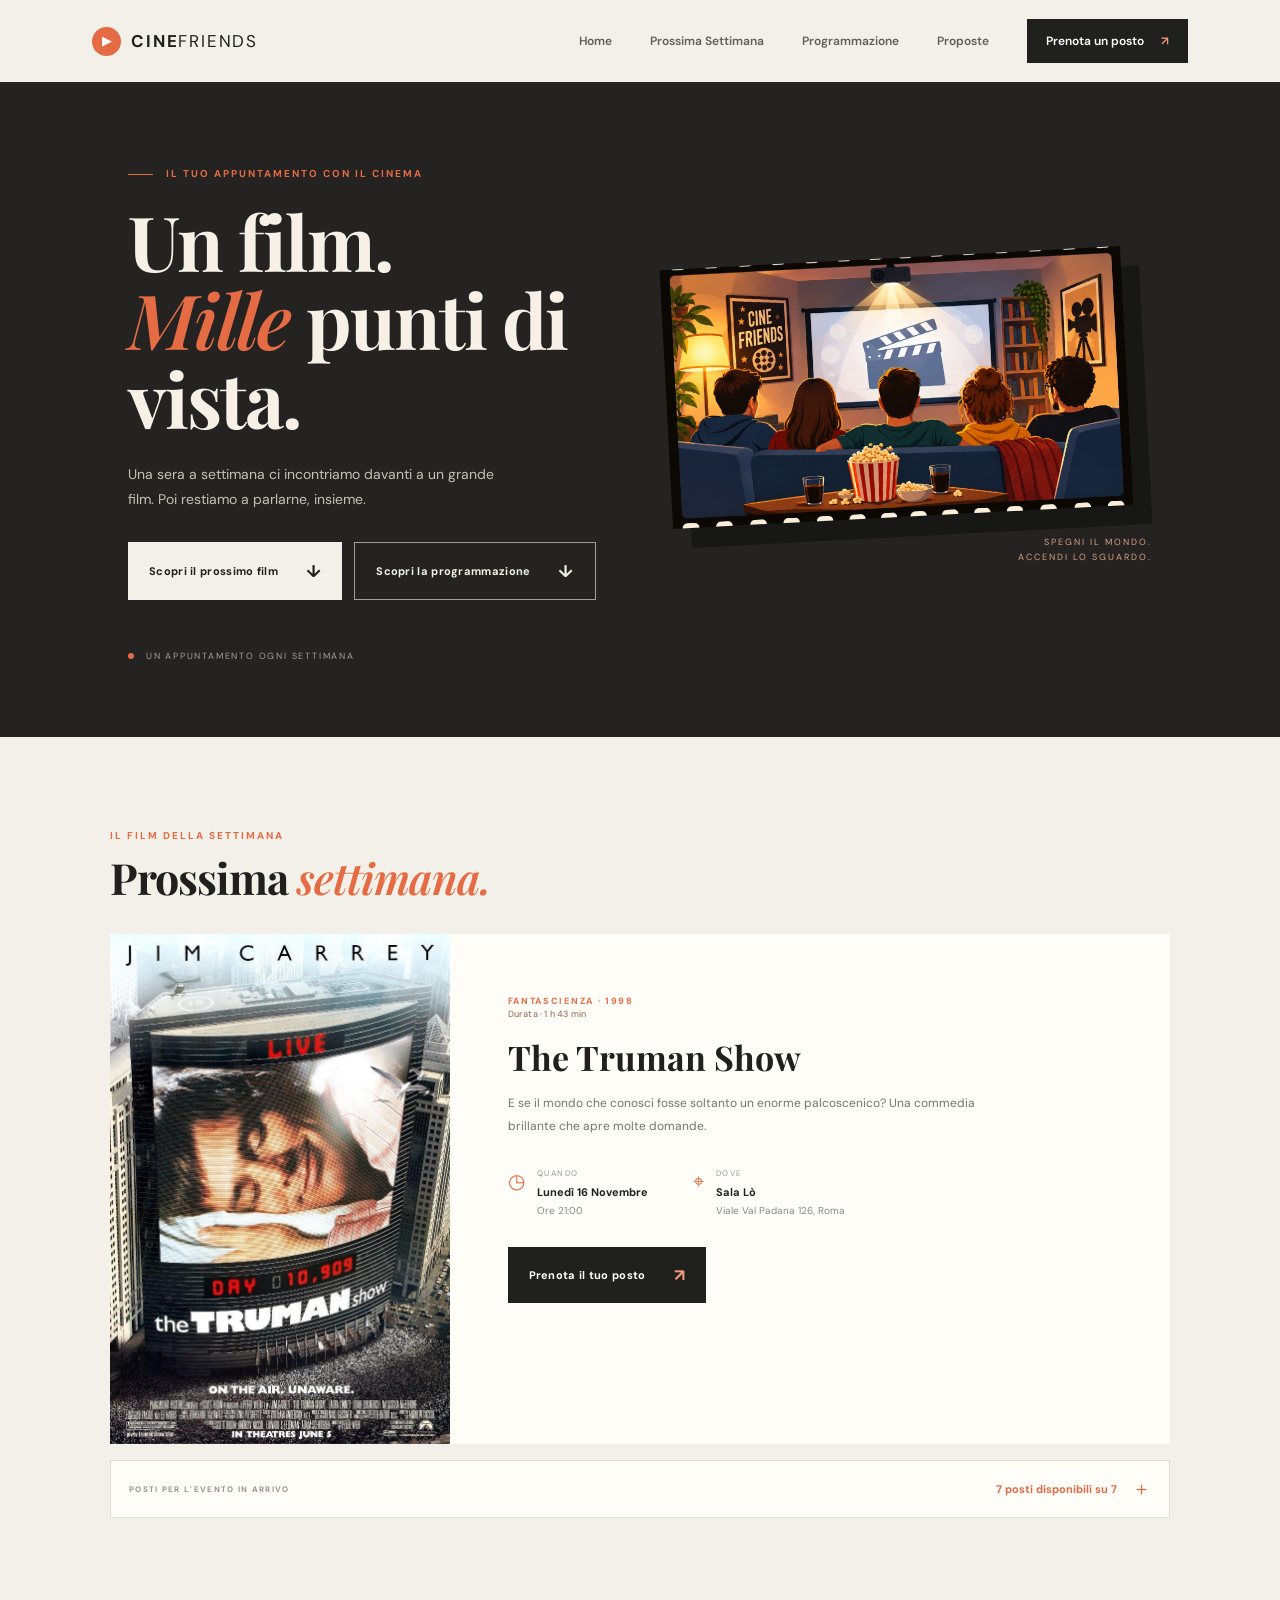
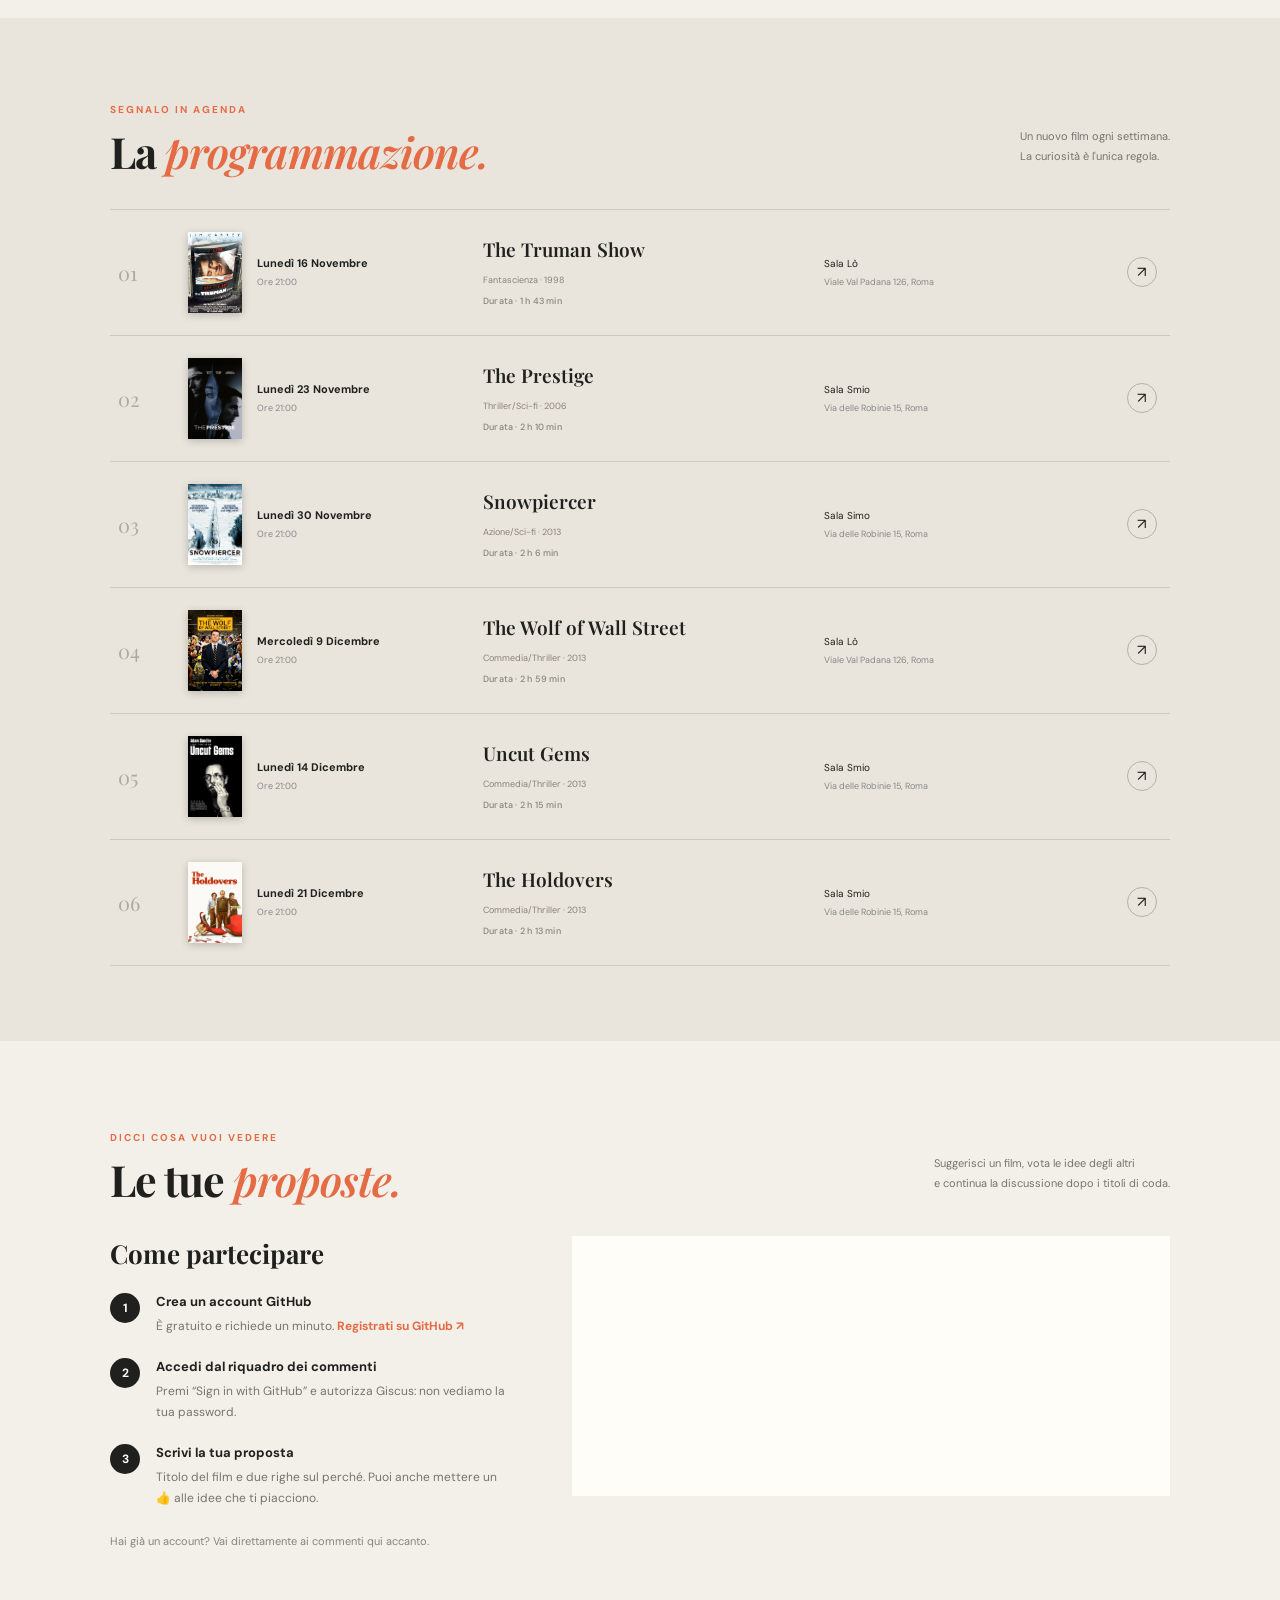
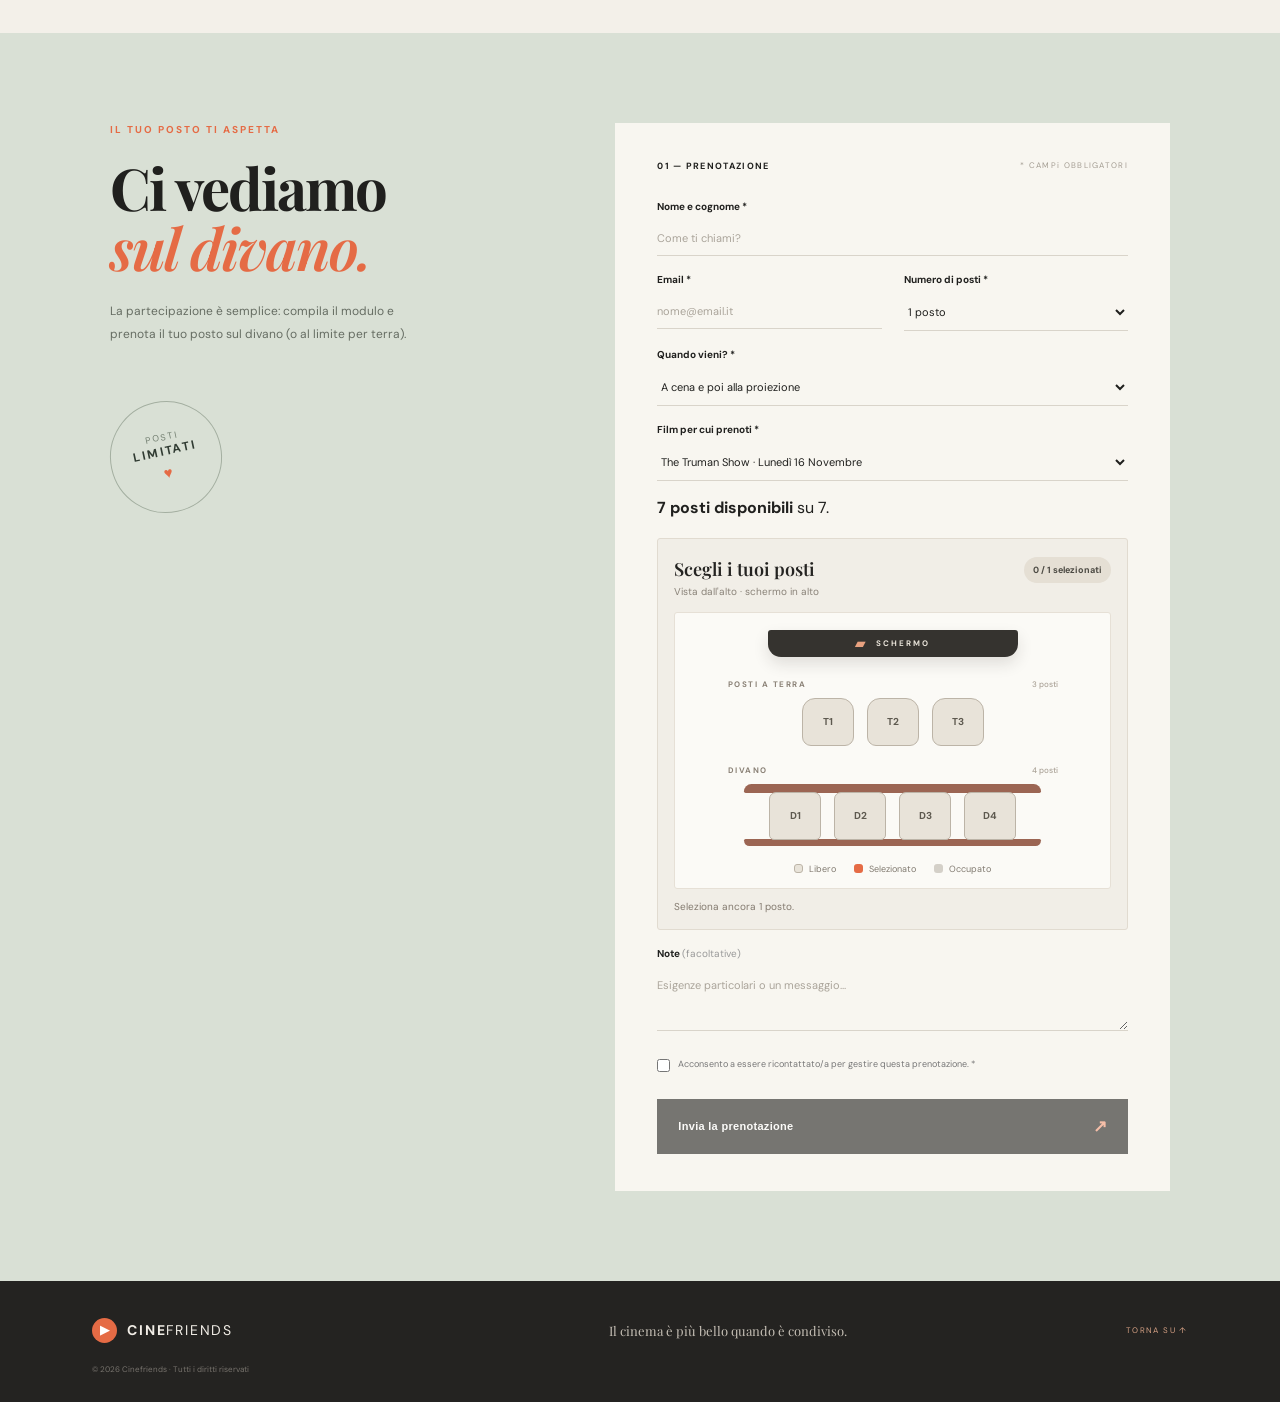
<file: index.html>
<!doctype html>
<html lang="it">
<head>
  <meta charset="utf-8">
  <meta name="viewport" content="width=device-width, initial-scale=1">
  <meta name="description" content="Cinefriends: una serata, un film, tante idee da condividere. Scopri la programmazione e prenota il tuo posto.">
  <title>Cinefriends — Il cinema da vivere insieme</title>
  <link rel="icon" href="assets/favicon.svg" type="image/svg+xml">
  <link rel="icon" href="favicon.ico" sizes="48x48">
  <link rel="icon" href="assets/favicon-192.png" type="image/png" sizes="192x192">
  <link rel="apple-touch-icon" href="assets/apple-touch-icon.png">
  <meta name="theme-color" content="#e56b45">
  <link rel="preconnect" href="https://fonts.googleapis.com">
  <link rel="preconnect" href="https://fonts.gstatic.com" crossorigin>
  <link href="https://fonts.googleapis.com/css2?family=DM+Sans:wght@400;500;600;700&family=Playfair+Display:wght@600;700;800&display=swap" rel="stylesheet">
  <link rel="stylesheet" href="styles.css">
</head>
<body>
  <header class="site-header">
    <a class="brand" href="#home" aria-label="Cinefriends, homepage"><span class="brand-mark">▶</span><span>CINE<span class="brand-light">FRIENDS</span></span></a>
    <button class="menu-toggle" aria-label="Apri il menu" aria-expanded="false">☰</button>
    <nav class="nav">
      <a href="#home">Home</a><a href="#questa-settimana">Prossima Settimana</a><a href="#programma">Programmazione</a><a href="#proposte">Proposte</a><a class="nav-cta" href="#prenota">Prenota un posto <span>↗</span></a>
    </nav>
  </header>

  <main>
    <section class="hero" id="home">
      <div class="hero-copy">
        <p class="eyebrow"><span class="eyebrow-line"></span> IL TUO APPUNTAMENTO CON IL CINEMA</p>
        <h1>Un film.<br><em> Mille</em> punti di vista.</h1>
        <p class="hero-intro">Una sera a settimana ci incontriamo davanti a un grande film. Poi restiamo a parlarne, insieme.</p>
        <div class="hero-buttons"><a class="button button-light" href="#questa-settimana">Scopri il prossimo film<span>↓</span></a><a class="button button-outline" href="#programma">Scopri la programmazione<span>↓</span></a></div>
        <div class="hero-note"><span class="note-dot"></span> UN APPUNTAMENTO OGNI SETTIMANA</div>
      </div>
      <div class="hero-art" aria-label="Illustrazione di una sala cinematografica">
        <img class="hero-img" src="assets/cinefriends.png" width="1014" height="570">
        <div class="art-caption">SPEGNI IL MONDO.<br>ACCENDI LO SGUARDO.</div>
      </div>
    </section>

    <section class="featured section-wrap" id="questa-settimana">
      <div class="section-heading"><div><p class="eyebrow">IL FILM DELLA SETTIMANA</p><h2>Prossima <em>settimana.</em></h2></div><span class="week-label"></span></div>
      <div class="featured-card">
        <div class="poster poster-featured" id="featured-poster"><span class="poster-kicker">IL FILM DELLA SETTIMANA</span><span class="poster-title" id="featured-poster-title">LA VITA<br>È BELLA</span><span class="poster-credit">UNA STORIA DA CONDIVIDERE</span></div>
        <div class="film-details">
          <p class="film-tag" id="featured-genre">DRAMMATICO · 1997</p>
          <p class="film-duration film-duration-featured" id="featured-duration" hidden></p>
          <h3 id="featured-title">La vita è bella</h3>
          <p class="film-description" id="featured-description">Una storia capace di trovare la luce anche nei momenti più difficili. Un film da riscoprire sul grande schermo e da raccontarsi dopo i titoli di coda.</p>
          <div class="event-facts">
            <div><span class="fact-icon">◷</span><div><small>QUANDO</small><strong id="featured-date">Giovedì 12 novembre</strong><span id="featured-time">Ore 21:00</span></div></div>
            <div><span class="fact-icon">⌖</span><div><small>DOVE</small><strong id="featured-venue">Sala delle Idee</strong><span id="featured-address">Via del Cinema 12, Roma</span></div></div>
          </div>
          <a class="button button-dark" href="#prenota">Prenota il tuo posto <span>↗</span></a>
        </div>
      </div>
    </section>

    <section class="schedule-section" id="programma">
      <div class="section-wrap">
        <div class="section-heading"><div><p class="eyebrow">SEGNALO IN AGENDA</p><h2>La <em>programmazione.</em></h2></div><p class="heading-aside">Un nuovo film ogni settimana.<br>La curiosità è l'unica regola.</p></div>
        <div class="schedule-list" id="schedule-list"></div>
        <!--p class="schedule-footnote">Programma aggiornabile: date, film e dettagli si modificano nel file <code>films.js</code>.</p-->
      </div>
    </section>

    <section class="proposals-section" id="proposte">
      <div class="section-wrap">
        <div class="section-heading"><div><p class="eyebrow">DICCI COSA VUOI VEDERE</p><h2>Le tue <em>proposte.</em></h2></div><p class="heading-aside">Suggerisci un film, vota le idee degli altri<br>e continua la discussione dopo i titoli di coda.</p></div>
        <div class="proposals-grid">
          <div class="proposals-copy">
            <h3>Come partecipare</h3>
            <ol class="proposals-steps">
              <li><strong>Crea un account GitHub</strong><span>È gratuito e richiede un minuto. <a href="https://github.com/signup" target="_blank" rel="noopener">Registrati su GitHub ↗</a></span></li>
              <li><strong>Accedi dal riquadro dei commenti</strong><span>Premi “Sign in with GitHub” e autorizza Giscus: non vediamo la tua password.</span></li>
              <li><strong>Scrivi la tua proposta</strong><span>Titolo del film e due righe sul perché. Puoi anche mettere un 👍 alle idee che ti piacciono.</span></li>
            </ol>
            <p class="proposals-note">Hai già un account? Vai direttamente ai commenti qui accanto.</p>
          </div>
          <div class="proposals-box">
            <div id="giscus-container" class="giscus-container" aria-live="polite"></div>
            <p id="giscus-fallback" class="giscus-fallback" hidden>I commenti saranno disponibili a breve. Intanto puoi scriverci le tue proposte nelle note del modulo di prenotazione.</p>
          </div>
        </div>
      </div>
    </section>

    <section class="booking-section" id="prenota">
      <div class="section-wrap booking-grid">
        <div class="booking-copy"><p class="eyebrow">IL TUO POSTO TI ASPETTA</p><h2>Ci vediamo<br><em>sul divano.</em></h2><p>La partecipazione è semplice: compila il modulo e prenota il tuo posto sul divano (o al limite per terra).</p><div class="booking-stamp">POSTI<br><strong>LIMITATI</strong><span>♥</span></div></div>
        <form class="booking-form" id="booking-form" action="https://api.web3forms.com/submit" method="POST">
          <input type="hidden" name="access_key" value="">
          <input type="hidden" name="subject" value="Nuova prenotazione Cinefriends">
          <input type="hidden" name="from_name" value="Cinefriends">
          <input type="checkbox" name="botcheck" class="hp-field" tabindex="-1" autocomplete="off" aria-hidden="true" style="display:none">
          <div class="form-title"><span>01 — PRENOTAZIONE</span><span class="form-required">* CAMPi OBBLIGATORI</span></div>
          <label for="name">Nome e cognome *</label><input id="name" name="name" type="text" placeholder="Come ti chiami?" required>
          <div class="form-row"><div><label for="email">Email *</label><input id="email" name="email" type="email" placeholder="nome@email.it" required></div><div><label for="people">Numero di posti *</label><select id="people" name="Numero di posti" required><option value="1">1 posto</option><option value="2">2 posti</option><option value="3">3 posti</option><option value="4">4 posti</option><option value="5">5 posti</option></select></div></div>
          <label for="attendance">Quando vieni? *</label>
          <select id="attendance" name="Partecipazione" required>
            <option value="Cena e proiezione">A cena e poi alla proiezione</option>
            <option value="Dopo cena (solo proiezione)">Dopo cena, direttamente alla proiezione</option>
          </select>
          <label for="film">Film per cui prenoti *</label><select id="film" name="Film" required></select>
          <div class="seats-counter" id="seats-counter" aria-live="polite"></div>
          <label for="notes">Note <span class="optional">(facoltative)</span></label><textarea id="notes" name="Note" rows="3" placeholder="Esigenze particolari o un messaggio..."></textarea>
          <label class="privacy"><input type="checkbox" required> <span>Acconsento a essere ricontattato/a per gestire questa prenotazione. *</span></label>
          <button class="button button-dark submit-button" type="submit">Invia la prenotazione <span>↗</span></button>
          <p class="form-status" id="form-status" role="status" aria-live="polite" hidden></p>
          <!--p class="form-small">La prenotazione sarà effettiva dopo la conferma dell'organizzazione.</p-->
        </form>
      </div>
    </section>
  </main>

  <footer class="site-footer"><a class="brand brand-footer" href="#home"><span class="brand-mark">▶</span><span>CINE<span class="brand-light">FRIENDS</span></span></a><p>Il cinema è più bello quando è condiviso.</p><a href="#home" class="back-top">TORNA SU ↑</a><small>© <span id="year"></span> Cinefriends · Tutti i diritti riservati</small></footer>
  <script src="films.js"></script><script src="giscus-config.js"></script><script src="prenotazioni-config.js"></script><script src="conferma-config.js"></script><script src="posti-config.js"></script><script src="script.js"></script><script src="posti-grafici.js"></script>
</body>
</html>
</file>
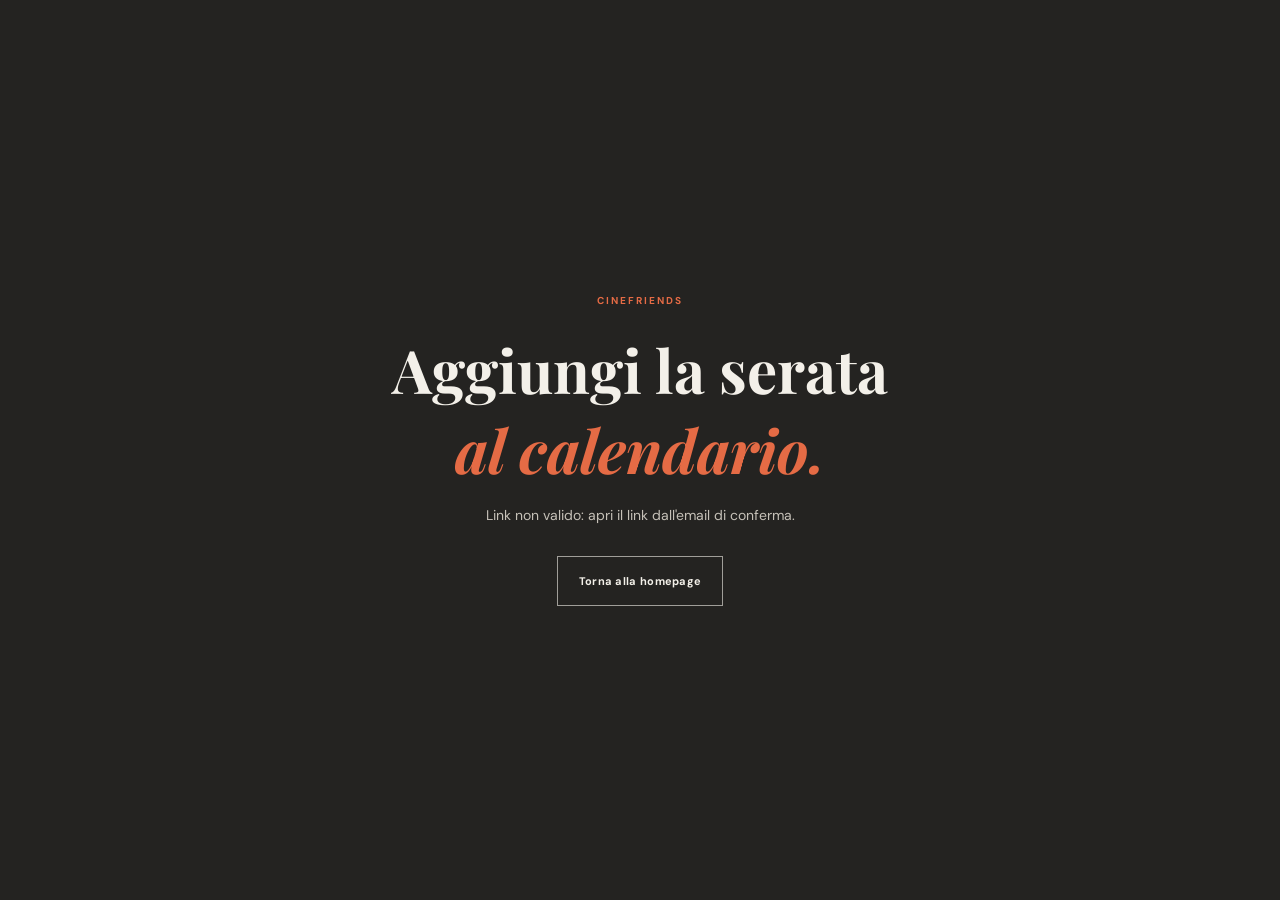
<file: calendario.html>
<!doctype html>
<html lang="it">
<head>
  <meta charset="utf-8">
  <meta name="viewport" content="width=device-width, initial-scale=1">
  <title>Aggiungi al calendario — Cinefriends</title>
  <link rel="icon" href="assets/favicon.svg" type="image/svg+xml">
  <link rel="icon" href="favicon.ico" sizes="48x48">
  <link rel="apple-touch-icon" href="assets/apple-touch-icon.png">
  <meta name="theme-color" content="#e56b45">
  <meta name="robots" content="noindex">
  <link href="https://fonts.googleapis.com/css2?family=DM+Sans:wght@400;500;600;700&family=Playfair+Display:wght@600;700;800&display=swap" rel="stylesheet">
  <link rel="stylesheet" href="styles.css">
  <style>[hidden]{display:none!important}</style>
</head>
<body>
  <main style="min-height:100vh;display:grid;place-items:center;text-align:center;padding:30px;background:#242321;color:#f3f0e9">
    <div>
      <p class="eyebrow">CINEFRIENDS</p>
      <h1 style="font:700 clamp(36px,6vw,60px) 'Playfair Display',serif;margin:0 0 14px">Aggiungi la serata<br><em style="color:#e56b45">al calendario.</em></h1>
      <p id="evento" style="color:#c6c1b8;font-size:14px;line-height:1.8"></p>
      <p id="stato" style="color:#c6c1b8;font-size:13px;line-height:1.7"></p>
      <div id="azioni" style="display:flex;gap:12px;justify-content:center;flex-wrap:wrap;margin-top:18px">
        <a class="button button-light" id="scarica" href="#" download="cinefriends.ics">Scarica il file (.ics) <span>↓</span></a>
        <a class="button button-outline" id="google" href="#" target="_blank" rel="noopener">Google Calendar <span>↗</span></a>
        <a class="button button-outline" id="outlook" href="#" target="_blank" rel="noopener">Outlook <span>↗</span></a>
      </div>
      <p id="suggerimento" style="color:#a6a199;font-size:11px;line-height:1.7;margin:22px auto 0;max-width:420px"></p>
      <a class="button button-outline" href="index.html" style="margin-top:14px">Torna alla homepage</a>
    </div>
  </main>
  <script>
    (function () {
      const q = new URLSearchParams(location.search);
      const t = q.get("t"), s = q.get("s"), e = q.get("e"), l = q.get("l") || "", d = q.get("d") || "";
      const $ = id => document.getElementById(id);
      const ok = t && /^\d{8}T\d{6}Z$/.test(s || "") && /^\d{8}T\d{6}Z$/.test(e || "");
      if (!ok) {
        $("evento").textContent = "Link non valido: apri il link dall'email di conferma.";
        ["azioni", "suggerimento"].forEach(id => $(id).hidden = true);
        return;
      }
      const ua = navigator.userAgent;
      const isIOS = /iPad|iPhone|iPod/.test(ua) || (navigator.platform === "MacIntel" && navigator.maxTouchPoints > 1);
      const isAndroid = /Android/i.test(ua);
      const isMobile = isIOS || isAndroid;
 
      const toDate = x => new Date(x.replace(/^(\d{4})(\d{2})(\d{2})T(\d{2})(\d{2})(\d{2})Z$/, "$1-$2-$3T$4:$5:$6Z"));
      const start = toDate(s), end = toDate(e);
      $("evento").textContent = "Cinefriends: " + t + " · " +
        start.toLocaleString("it-IT", { weekday: "long", day: "numeric", month: "long", hour: "2-digit", minute: "2-digit", timeZone: "Europe/Rome" }) +
        (l ? " · " + l : "");
 
      const esc = x => x.replace(/\\/g, "\\\\").replace(/;/g, "\\;").replace(/,/g, "\\,").replace(/\r?\n/g, "\\n");
      const now = new Date().toISOString().replace(/[-:]/g, "").replace(/\.\d{3}/, "");
      const ics = [
        "BEGIN:VCALENDAR", "VERSION:2.0", "PRODID:-//Cinefriends//IT", "CALSCALE:GREGORIAN", "METHOD:PUBLISH",
        "BEGIN:VEVENT", "UID:" + s + "-" + Math.abs([...t].reduce((a, c) => a * 31 + c.charCodeAt(0) | 0, 7)) + "@cinefriends",
        "DTSTAMP:" + now, "DTSTART:" + s, "DTEND:" + e,
        "SUMMARY:" + esc("Cinefriends: " + t), "LOCATION:" + esc(l), "DESCRIPTION:" + esc(d),
        "BEGIN:VALARM", "ACTION:DISPLAY", "DESCRIPTION:" + esc("Domani: " + t), "TRIGGER:-P1D", "END:VALARM",
        "BEGIN:VALARM", "ACTION:DISPLAY", "DESCRIPTION:" + esc("Tra due ore: " + t), "TRIGGER:-PT2H", "END:VALARM",
        "END:VEVENT", "END:VCALENDAR"
      ].join("\r\n");
      const fname = "cinefriends-" + t.toLowerCase().replace(/[^a-z0-9]+/g, "-").replace(/^-|-$/g, "") + ".ics";
      const blobUrl = URL.createObjectURL(new Blob([ics], { type: "text/calendar;charset=utf-8" }));
 
      // Link di Google Calendar e Outlook (funzionano su qualsiasi dispositivo)
      const googleUrl = "https://calendar.google.com/calendar/render?action=TEMPLATE" +
        "&text=" + encodeURIComponent("Cinefriends: " + t) + "&dates=" + s + "/" + e +
        "&details=" + encodeURIComponent(d) + "&location=" + encodeURIComponent(l);
      $("google").href = googleUrl;
      // Sul telefono il link web di Google Calendar viene intercettato dall'app, che spesso si apre
      // senza creare l'evento. Su Android si usa quindi il comando nativo "inserisci evento"
      // (l'app Calendario si apre con i campi già compilati); se non è disponibile, ripiega sul link web.
      if (isAndroid) {
        $("google").removeAttribute("target");
        $("google").href = "intent:#Intent;action=android.intent.action.INSERT;type=vnd.android.cursor.dir/event" +
          ";S.title=" + encodeURIComponent("Cinefriends: " + t) +
          ";S.description=" + encodeURIComponent(d) +
          ";S.eventLocation=" + encodeURIComponent(l) +
          ";l.beginTime=" + start.getTime() + ";l.endTime=" + end.getTime() +
          ";S.browser_fallback_url=" + encodeURIComponent(googleUrl) + ";end";
      } else if (isIOS) {
        $("google").removeAttribute("target"); // stessa scheda: i popup su iPhone sono meno affidabili
        // Su iPhone l'app Google Calendar, alla prima apertura, spesso mostra il calendario senza l'evento.
        // Al secondo tocco lo propone correttamente: lo si spiega all'utente quando torna sulla pagina.
        $("google").addEventListener("click", () => {
          $("stato").innerHTML = "Se Google Calendar si è aperto <strong>senza l'evento</strong>, torna qui e tocca di nuovo " +
            "<strong>Google Calendar</strong>: la seconda volta l'evento compare. Oppure scarica il file (.ics).";
        });
      }
      // Arrivo dal pulsante "Google Calendar" dell'email (?g=1): da computer si va diretti a Google.
      // Da telefono si resta qui, perché serve un tocco per aprire l'app Calendario.
      if (q.get("g") === "1" && !isMobile) { location.replace(googleUrl); return; }
      const iso = x => x.toISOString().replace(/\.\d{3}Z$/, "Z");
      $("outlook").href = "https://outlook.live.com/calendar/0/deeplink/compose?path=" + encodeURIComponent("/calendar/action/compose") +
        "&rru=addevent&subject=" + encodeURIComponent("Cinefriends: " + t) + "&startdt=" + encodeURIComponent(iso(start)) +
        "&enddt=" + encodeURIComponent(iso(end)) + "&location=" + encodeURIComponent(l) + "&body=" + encodeURIComponent(d);
 
      // Desktop: download classico del file .ics
      $("scarica").href = blobUrl;
      $("scarica").download = fname;
 
      // Telefono: il download di file "blob" spesso non funziona (soprattutto su iPhone).
      // Il pulsante resta lo stesso del desktop, ma al tocco si usa il foglio di condivisione del telefono;
      // se non c'è, su iPhone si apre il file come dato, su Android si scarica.
      if (isMobile) {
        $("scarica").addEventListener("click", async (ev) => {
          ev.preventDefault();
          try {
            const file = new File([ics], fname, { type: "text/calendar" });
            if (navigator.canShare && navigator.canShare({ files: [file] })) {
              await navigator.share({ files: [file], title: "Cinefriends: " + t });
              return;
            }
          } catch (err) {
            if (err && err.name === "AbortError") return; // l'utente ha chiuso il foglio di condivisione
          }
          if (isIOS) {
            location.href = "data:text/calendar;charset=utf-8," + encodeURIComponent(ics);
          } else {
            const a = document.createElement("a");
            a.href = blobUrl; a.download = fname;
            document.body.appendChild(a); a.click(); a.remove();
          }
        });
      }
      $("suggerimento").innerHTML = "Il file .ics funziona con Apple Calendar, Outlook e gli altri calendari.<br>Include un promemoria il giorno prima e due ore prima.";
    })();
  </script>
</body>
</html>
</file>
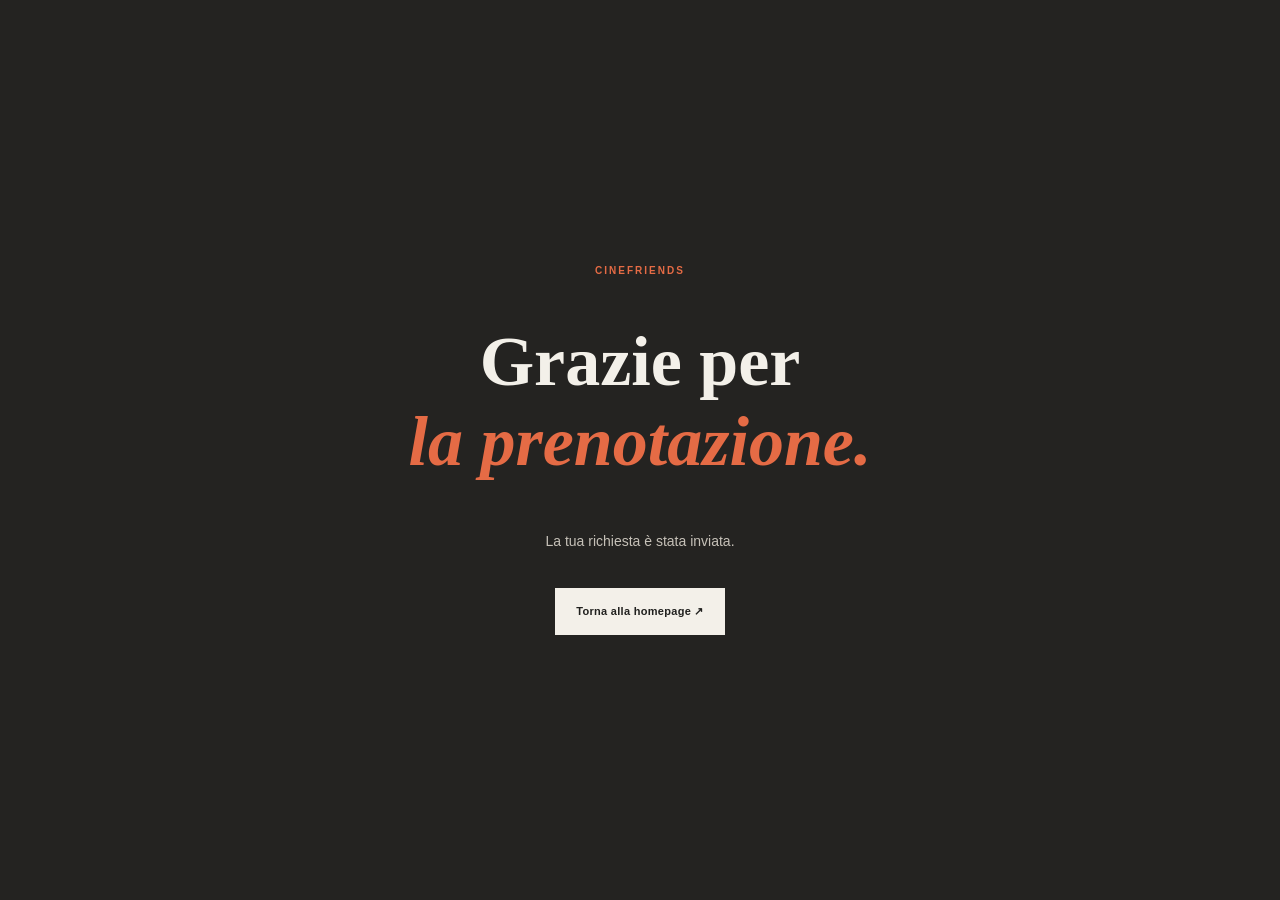
<file: grazie.html>
<!doctype html><html lang="it"><head><meta charset="utf-8"><meta name="viewport" content="width=device-width, initial-scale=1"><title>Grazie — Cinefriends</title><link rel="icon" href="assets/favicon.svg" type="image/svg+xml"><link rel="icon" href="favicon.ico" sizes="48x48"><link rel="icon" href="assets/favicon-192.png" type="image/png" sizes="192x192"><link rel="apple-touch-icon" href="assets/apple-touch-icon.png"><meta name="theme-color" content="#e56b45">
<link rel="stylesheet" href="styles.css"></head><body><main style="min-height:100vh;display:grid;place-items:center;text-align:center;padding:30px;background:#242321;color:#f3f0e9"><div><p class="eyebrow">CINEFRIENDS</p><h1 style="font:700 clamp(42px,7vw,70px) 'Playfair Display',serif">Grazie per<br><em style="color:#e56b45">la prenotazione.</em></h1><p style="color:#c6c1b8;font-size:14px;line-height:1.8">La tua richiesta è stata inviata.</p><p id="conferma-mail" style="color:#e9a276;font-size:13px;line-height:1.7" hidden>Ti abbiamo inviato un'email di riepilogo con il pulsante per aggiungere la serata al calendario. Se non la vedi, controlla lo spam.</p><a class="button button-light" href="index.html" style="margin-top:20px">Torna alla homepage ↗</a></div></main><script>try{if(sessionStorage.getItem("cf_conferma")==="1"){document.getElementById("conferma-mail").hidden=false;sessionStorage.removeItem("cf_conferma")}}catch(e){}</script></body></html>
</file>
<file: styles.css>
:root{--ink:#20201e;--paper:#f3f0e9;--orange:#e56b45;--muted:#77736d;--line:#d9d4ca}
*{box-sizing:border-box}html{scroll-behavior:smooth}body{margin:0;background:var(--paper);color:var(--ink);font-family:"DM Sans",sans-serif}a{color:inherit;text-decoration:none}.site-header{height:82px;padding:0 7.2%;display:flex;align-items:center;justify-content:space-between;background:var(--paper);position:relative;z-index:5}.brand{display:flex;align-items:center;gap:10px;font-size:17px;font-weight:700;letter-spacing:1.8px}.brand-light{font-weight:400}.brand-mark{width:29px;height:29px;border-radius:50%;background:var(--orange);color:white;display:grid;place-items:center;font-size:12px;padding-left:2px}.nav{display:flex;align-items:center;gap:38px;font-size:12px;font-weight:600}.nav a:not(.nav-cta){color:#615e58}.nav-cta{background:var(--ink);color:white;padding:14px 19px}.nav-cta span{margin-left:14px;color:#f49a79}.menu-toggle{display:none}.hero{background:#242321;color:#f6f0e7;min-height:555px;padding:85px 10% 75px;display:grid;grid-template-columns:1fr 1fr;align-items:center;overflow:hidden}.eyebrow{font-size:10px;letter-spacing:2px;font-weight:700;color:var(--orange);margin:0 0 22px}.eyebrow-line{display:inline-block;width:25px;height:1px;background:var(--orange);vertical-align:middle;margin-right:9px}.hero h1,.section-heading h2,.booking-copy h2{font-family:"Playfair Display",serif;font-size:clamp(48px,6vw,76px);line-height:1.03;letter-spacing:-2px;margin:0}.hero h1 em,.section-heading h2 em,.booking-copy h2 em{color:var(--orange);font-weight:600}.hero-intro{max-width:390px;color:#c6c1b8;font-size:14px;line-height:1.8;margin:25px 0 30px}.button{display:inline-flex;align-items:center;justify-content:space-between;gap:28px;padding:17px 21px;font-size:11px;letter-spacing:.3px;font-weight:700;border:0;cursor:pointer}.button span{font-size:17px}.button-light{background:var(--paper);color:var(--ink)}.hero-note{font-size:9px;letter-spacing:1.8px;color:#a6a199;margin-top:50px}.note-dot{display:inline-block;width:6px;height:6px;background:var(--orange);border-radius:50%;margin-right:8px}.hero-art{height:350px;position:relative;display:flex;align-items:center;justify-content:center}.film-frame{width:80%;height:270px;border:1px solid #5a514a;position:relative;transform:rotate(-5deg);background:radial-gradient(ellipse at 50% 45%,#e58a5e 0,#9c5140 24%,#37302d 67%);box-shadow:20px 22px 0 #171716}.film-frame:before,.film-frame:after{content:"";position:absolute;left:0;right:0;height:15px;background:repeating-linear-gradient(90deg,#242321 0 13px,transparent 13px 23px);z-index:2}.film-frame:before{top:0}.film-frame:after{bottom:0}.screen-glow{position:absolute;width:50%;height:60%;top:15%;left:25%;background:#f6bd87;filter:blur(34px);opacity:.35}.reel{position:absolute;border:2px solid #e9a276;border-radius:50%;width:95px;height:95px;z-index:1;opacity:.75}.reel:before,.reel:after{content:"";position:absolute;background:#e9a276;border-radius:50%;width:13px;height:13px;top:39px;left:39px}.reel:after{transform:translate(24px,-24px)}.reel-one{top:43px;left:30px}.reel-two{right:30px;top:65px;width:65px;height:65px}.reel-two:before{top:25px;left:25px}.seat{position:absolute;bottom:30px;width:48px;height:55px;background:#272321;border-radius:18px 18px 7px 7px;z-index:3}.seat:after{content:"";position:absolute;bottom:-9px;left:7px;width:34px;height:13px;background:#181716;border-radius:3px}.seat-a{left:16%}.seat-b{left:33%;bottom:16px}.seat-c{left:50%;bottom:23px}.seat-d{left:67%;bottom:15px}.seat-e{left:82%;bottom:30px}.art-caption{position:absolute;right:0;bottom:0;font-size:9px;letter-spacing:2px;line-height:1.7;color:#d9a083;text-align:right}.section-wrap{max-width:1120px;margin:auto;padding-left:30px;padding-right:30px}.featured{padding-top:92px;padding-bottom:100px}.section-heading{display:flex;align-items:end;justify-content:space-between;margin-bottom:35px}.section-heading .eyebrow{margin-bottom:13px}.section-heading h2{font-size:43px;letter-spacing:-1px}.week-label{font-size:9px;letter-spacing:1.7px;color:var(--muted);padding-bottom:7px}.featured-card{display:grid;grid-template-columns:42% 1fr;background:#fffdf8;min-height:400px}.poster{min-height:400px;position:relative;overflow:hidden;display:flex;flex-direction:column;justify-content:space-between;padding:28px;color:#fff4e5;background:#9a4939}.poster:before{content:"";position:absolute;width:340px;height:340px;border:1px solid #ffffff55;border-radius:50%;left:-80px;top:45px;box-shadow:0 0 0 22px #ffffff0b,0 0 0 55px #ffffff0b}.poster:after{content:"";position:absolute;width:190px;height:260px;border:1px solid #ffffff66;transform:rotate(28deg);right:20px;bottom:-75px}.poster-kicker,.poster-credit{font-size:8px;letter-spacing:2px;z-index:1}.poster-title{font-family:"Playfair Display",serif;font-size:clamp(35px,4vw,55px);line-height:.95;z-index:1;position:relative;text-shadow:0 3px 20px #38231e55}.poster-terracotta{background:linear-gradient(140deg,#c16b4c,#632f35)}.poster-plum{background:linear-gradient(140deg,#9b6076,#352d48)}.poster-olive{background:linear-gradient(140deg,#a18a50,#414332)}.poster-blue{background:linear-gradient(140deg,#5d8490,#252e48)}.film-details{padding:52px 8%}.film-tag{font-size:9px;letter-spacing:1.7px;color:var(--orange);font-weight:700}.film-details h3{font-family:"Playfair Display",serif;font-size:34px;margin:12px 0}.film-description{font-size:12px;line-height:1.9;color:#77736d;max-width:490px}.event-facts{display:flex;gap:45px;margin:30px 0}.event-facts>div{display:flex;gap:12px;align-items:flex-start}.fact-icon{font-size:20px;color:var(--orange)}.event-facts small,.event-facts strong,.event-facts div div span{display:block}.event-facts small{font-size:8px;letter-spacing:1.5px;color:#999;margin-bottom:7px}.event-facts strong{font-size:11px;margin-bottom:5px}.event-facts div div span{font-size:10px;color:#888}.button-dark{background:var(--ink);color:white}.button-dark span{color:#f49a79}.schedule-section{background:#e9e5dc;padding:85px 0 75px}.heading-aside{font-size:11px;line-height:1.8;color:#77736d;margin:0 0 7px}.schedule-list{border-top:1px solid #cfc9bf}.schedule-item{display:grid;grid-template-columns:55px 1.1fr 1.7fr 1.5fr 35px;gap:15px;align-items:center;padding:22px 8px;border-bottom:1px solid #cfc9bf}.schedule-number{font-family:"Playfair Display",serif;font-size:20px;color:#b0a99e}.schedule-date{font-size:11px;font-weight:700}.schedule-date small,.schedule-place small{display:block;font-size:9px;font-weight:400;color:#888;margin-top:6px}.schedule-film h3{font-family:"Playfair Display",serif;font-size:19px;font-weight:600;margin:0 0 5px}.schedule-film span{font-size:9px;color:#8b8177}.schedule-place{font-size:10px}.schedule-book{width:30px;height:30px;border:1px solid #b8b0a5;border-radius:50%;display:grid;place-items:center;font-size:15px}.schedule-footnote{font-size:9px;color:#898278;margin-top:18px}.schedule-footnote code{background:#ddd7cd;padding:3px 5px}.booking-section{background:#d9e0d5;padding:90px 0}.booking-grid{display:grid;grid-template-columns:.85fr 1.15fr;gap:9%}.booking-copy h2{font-size:58px}.booking-copy>p:not(.eyebrow){max-width:300px;font-size:12px;line-height:1.9;color:#666d63;margin-top:23px}.booking-stamp{margin-top:55px;width:112px;height:112px;border:1px solid #a4afa1;border-radius:50%;display:flex;flex-direction:column;justify-content:center;align-items:center;font-size:9px;letter-spacing:2px;transform:rotate(-12deg);color:#727e70}.booking-stamp strong{font-size:12px;color:#303b32}.booking-stamp span{font-size:15px;margin-top:4px;color:var(--orange)}.booking-form{background:#f8f6f0;padding:37px 42px}.form-title{display:flex;justify-content:space-between;font-size:9px;font-weight:700;letter-spacing:1.3px;margin-bottom:28px}.form-required{font-size:8px;color:#a39d92;font-weight:400}.booking-form label{display:block;font-size:10px;font-weight:700;margin:17px 0 8px}.booking-form input:not([type=checkbox]),.booking-form select,.booking-form textarea{width:100%;border:0;border-bottom:1px solid #d9d4ca;background:transparent;padding:10px 0;font:11px "DM Sans",sans-serif;color:var(--ink);outline:none;border-radius:0}.booking-form input:focus,.booking-form select:focus,.booking-form textarea:focus{border-color:var(--orange)}.booking-form input::placeholder,.booking-form textarea::placeholder{color:#aaa49a}.form-row{display:grid;grid-template-columns:1fr 1fr;gap:22px}.optional{font-weight:400;color:#999}.booking-form .privacy{display:flex;align-items:flex-start;gap:8px;font-size:9px;font-weight:400;line-height:1.5;color:#777;margin:22px 0}.privacy input{margin:1px 0 0;accent-color:var(--orange)}.submit-button{width:100%;margin-top:5px}.form-small{font-size:9px;color:#999;text-align:center;margin:13px 0 0}.site-footer{min-height:120px;padding:28px 7.2%;display:grid;grid-template-columns:1fr 1fr auto;align-items:center;gap:12px;background:#242321;color:#f2eee7}.brand-footer{font-size:14px}.brand-footer .brand-mark{width:25px;height:25px}.site-footer p{font-family:"Playfair Display",serif;font-size:13px;color:#c3bdb3}.back-top{font-size:8px;letter-spacing:1.4px;color:#d5a084}.site-footer small{grid-column:1/-1;color:#77736d;font-size:8px}
@media(max-width:760px){.site-header{height:70px;padding:0 6%}.menu-toggle{display:block;border:0;background:none;font-size:23px;color:var(--ink)}.nav{display:none;position:absolute;top:70px;left:0;right:0;padding:22px 6%;background:var(--paper);flex-direction:column;align-items:stretch;gap:20px}.nav.nav-open{display:flex}.nav-cta{text-align:center}.hero{padding:65px 7% 45px;grid-template-columns:1fr;min-height:auto}.hero h1{font-size:57px}.hero-art{height:270px;margin-top:25px}.film-frame{height:205px}.featured{padding-top:65px;padding-bottom:65px}.section-wrap{padding-left:7%;padding-right:7%}.section-heading{align-items:flex-start;gap:15px;flex-direction:column}.section-heading h2{font-size:36px}.week-label{display:none}.featured-card{grid-template-columns:1fr}.poster{min-height:340px}.film-details{padding:32px 7%}.film-details h3{font-size:29px}.event-facts{gap:20px;flex-wrap:wrap}.schedule-section,.booking-section{padding:65px 0}.schedule-item{grid-template-columns:30px 1fr 30px;gap:10px;padding:18px 0}.schedule-date{grid-column:2}.schedule-film{grid-column:2}.schedule-place{grid-column:2}.schedule-book{grid-column:3;grid-row:1/4}.booking-grid{grid-template-columns:1fr;gap:35px}.booking-copy h2{font-size:51px}.booking-stamp{display:none}.booking-form{padding:28px 22px}.form-row{grid-template-columns:1fr;gap:0}.site-footer{grid-template-columns:1fr auto;padding:25px 7%}.site-footer p{grid-column:1/-1;grid-row:2;margin:4px 0}.site-footer small{grid-column:1/-1}}
/* === Locandine in formato verticale (2:3) === */
.featured-card{grid-template-columns:minmax(260px,340px) 1fr;align-items:stretch}
.poster{min-height:0;aspect-ratio:2/3;width:100%}
.poster-img{position:absolute;inset:0;width:100%;height:100%;object-fit:cover;z-index:2;display:block}
.poster-has-image{padding:0}
.poster-has-image:before,.poster-has-image:after{display:none}
.poster-has-image .poster-kicker,.poster-has-image .poster-title,.poster-has-image .poster-credit{visibility:hidden}
.schedule-item{grid-template-columns:55px 54px 1.1fr 1.7fr 1.5fr 35px}
.schedule-thumb{width:54px;aspect-ratio:2/3;position:relative;overflow:hidden;background-color:#9a4939;box-shadow:0 2px 8px #0003}
.schedule-thumb img{position:absolute;inset:0;width:100%;height:100%;object-fit:cover;display:block}
@media(max-width:760px){
  .featured-card{grid-template-columns:1fr}
  .poster{min-height:0;width:min(100%,320px);margin:0 auto}
  .featured-card .poster{margin:28px auto 0}
  .schedule-item{grid-template-columns:30px 1fr 30px}
  .schedule-thumb{display:none}
}
/* === Immagine hero === */
.hero-img{display:block;width:90%;height:auto;aspect-ratio:16/9;object-fit:cover;transform:rotate(-3deg);box-shadow:18px 20px 0 #171716;margin-top:-18px}
/* === Locandine nella programmazione su mobile === */
@media(max-width:760px){
  .hero-img{width:88%;margin-top:0;box-shadow:12px 14px 0 #171716}
  .schedule-item{grid-template-columns:26px 50px 1fr 30px;gap:6px 14px;align-items:start}
  .schedule-number{grid-column:1;grid-row:1}
  .schedule-thumb{display:block;grid-column:2;grid-row:1/4;width:50px}
  .schedule-date{grid-column:3;grid-row:1}
  .schedule-film{grid-column:3;grid-row:2}
  .schedule-place{grid-column:3;grid-row:3}
  .schedule-book{grid-column:4;grid-row:1/4;align-self:center}
}
/* === Sezione Proposte === */
.proposals-section{background:var(--paper);padding:90px 0 85px}
.proposals-grid{display:grid;grid-template-columns:.8fr 1.2fr;gap:6%;align-items:start}
.proposals-copy h3{font-family:"Playfair Display",serif;font-size:26px;margin:0 0 22px}
.proposals-steps{list-style:none;margin:0;padding:0;counter-reset:step}
.proposals-steps li{position:relative;padding:0 0 22px 46px;counter-increment:step}
.proposals-steps li:before{content:counter(step);position:absolute;left:0;top:0;width:30px;height:30px;border-radius:50%;background:var(--ink);color:#fff;display:grid;place-items:center;font-size:12px;font-weight:700}
.proposals-steps strong{display:block;font-size:13px;margin-bottom:6px}
.proposals-steps span{display:block;font-size:12px;line-height:1.7;color:#77736d}
.proposals-steps a{color:var(--orange);font-weight:700}
.proposals-note{font-size:11px;color:#898278;margin:4px 0 0}
.proposals-box{background:#fffdf8;padding:28px 30px;min-height:260px}
.giscus-fallback{font-size:12px;line-height:1.8;color:#77736d;margin:0;padding:30px 0;text-align:center}
@media(max-width:760px){
  .proposals-section{padding:65px 0}
  .proposals-grid{grid-template-columns:1fr;gap:30px}
  .proposals-box{padding:18px 14px}
}
.hero-art{height:auto;min-height:350px;flex-direction:column;gap:18px;padding-bottom:6px}
.hero-img{margin-top:0}
.art-caption{position:static;align-self:flex-end}
@media(max-width:760px){.hero-art{min-height:0;height:auto}}

/* === Stato del modulo prenotazioni === */
.form-status{font-size:11px;line-height:1.7;margin:14px 0 0;padding:12px 14px;background:#fbe9e3;color:#8a2f17;border-left:3px solid var(--orange)}
.form-status a{font-weight:700;text-decoration:underline}
.submit-button:disabled{opacity:.6;cursor:wait}
/* === Pulsanti hero affiancati === */
.hero-buttons{display:flex;flex-wrap:wrap;gap:12px}
.button-outline{background:transparent;color:var(--paper);border:1px solid #f3f0e999}
.button-outline:hover{background:#f3f0e91a}
@media(max-width:760px){.hero-buttons{flex-direction:column;align-items:stretch}}


/* === Durata film (valore letto da films.js) === */
.film-duration{display:block;margin-top:7px;color:#898278;font-size:9px;font-weight:500;letter-spacing:.2px;line-height:1.5}
.film-duration-featured{margin:-8px 0 10px;color:#9a7665}


/* === Header sticky e trasparenza responsive === */
:root {
  /* MOBILE: opacita' dello sfondo dell'header e del menu aperto (0=trasparente, 1=opaco). */
  --header-mobile-opacity: 0.92;
  --menu-mobile-opacity: 0.90;
  /* DESKTOP: opacita' dell'header dopo l'inizio dello scroll. */
  --header-desktop-scrolled-opacity: 0.90;
}
.site-header {
  position: sticky;
  top: 0;
  z-index: 1000;
  transition: background-color 180ms ease, box-shadow 180ms ease, backdrop-filter 180ms ease;
  background-color: var(--paper);
}
.site-header.is-scrolled {
  background-color: rgba(243, 240, 233, var(--header-desktop-scrolled-opacity));
  box-shadow: 0 5px 22px rgba(32, 32, 30, .07);
  -webkit-backdrop-filter: blur(10px);
  backdrop-filter: blur(10px);
}
/* Evita che i link ad ancora finiscano nascosti sotto la barra fissa. */
html { scroll-padding-top: 90px; }
@media (max-width: 760px) {
  html { scroll-padding-top: 78px; }
  .site-header,
  .site-header.is-scrolled {
    background-color: rgba(243, 240, 233, var(--header-mobile-opacity));
    -webkit-backdrop-filter: blur(10px);
    backdrop-filter: blur(10px);
  }
  .site-header { box-shadow: 0 4px 18px rgba(32, 32, 30, .06); }
  .nav {
    z-index: 1001;
    background-color: rgba(243, 240, 233, var(--menu-mobile-opacity));
    -webkit-backdrop-filter: blur(12px);
    backdrop-filter: blur(12px);
    box-shadow: 0 12px 20px rgba(32, 32, 30, .08);
  }
}
</file>
